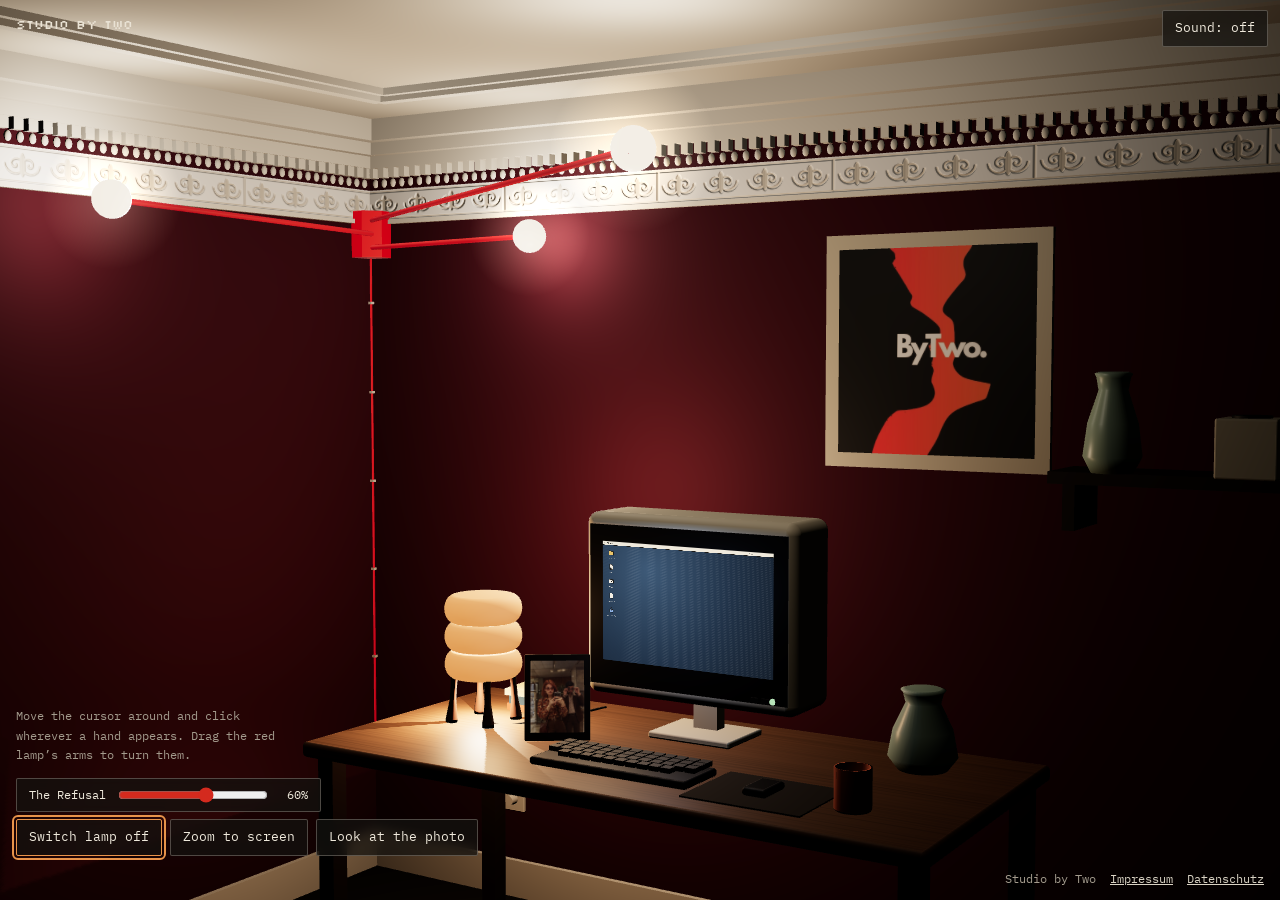
<file: index.html>
<!doctype html>
<html lang="en">
<head>
  <meta charset="utf-8">
  <meta name="viewport" content="width=device-width, initial-scale=1, viewport-fit=cover">
  <title>Studio by Two · Objects and lamps</title>
  <meta name="description" content="Studio by Two is the design studio of Arian Bayati and Paniz Nikkhah. We design objects and lamps.">
  <meta name="robots" content="index, follow">
  <meta name="color-scheme" content="light dark">
  <meta name="theme-color" content="#1d1b18">
  <link rel="canonical" href="https://studiobytwo.github.io/">
  <meta property="og:type" content="website">
  <meta property="og:site_name" content="Studio by Two">
  <meta property="og:title" content="Studio by Two · Objects and lamps">
  <meta property="og:description" content="The design studio of Arian Bayati and Paniz Nikkhah. Objects and lamps.">
  <meta property="og:url" content="https://studiobytwo.github.io/">
  <meta property="og:image" content="https://studiobytwo.github.io/assets/og-image.webp">
  <meta property="og:image:width" content="1200">
  <meta property="og:image:height" content="630">
  <meta name="twitter:card" content="summary_large_image">
  <meta name="twitter:title" content="Studio by Two · Objects and lamps">
  <meta name="twitter:description" content="The design studio of Arian Bayati and Paniz Nikkhah. Objects and lamps.">
  <meta name="twitter:image" content="https://studiobytwo.github.io/assets/og-image.webp">
  <link rel="icon" href="/assets/favicon.svg" type="image/svg+xml">
  <link rel="stylesheet" href="/styles/base.css">
  <link rel="stylesheet" href="/styles/room.css">
  <link rel="stylesheet" href="/styles/os.css">
  <noscript>
    <style>
      #boot, #room-stage, #css-stage, #fallback-host, .hud { display: none !important; }
      .nojs { display: block; }
    </style>
  </noscript>
  <script type="importmap">
    { "imports": { "three": "/vendor/three/three.module.min.js" } }
  </script>
  <script type="module" src="/js/main.js"></script>
</head>
<body data-mode="boot" data-zoom="wide" data-focus="screen">
  <a class="skip-link" href="#site-links">Skip to links</a>

  <!-- Loading screen. Progress is driven by real loading steps (see js/main.js). -->
  <section id="boot" class="boot" aria-label="Loading Studio by Two">
    <div class="boot-inner">
      <p class="boot-title">Studio by Two</p>
      <ul id="boot-log" class="boot-log" aria-live="polite"></ul>
      <p id="boot-status" class="boot-status">Starting…</p>
      <div class="boot-progress" role="progressbar" aria-label="Loading progress" aria-valuemin="0" aria-valuemax="100" aria-valuenow="0">
        <span id="boot-bar"></span>
      </div>
      <button id="boot-skip" class="boot-skip" type="button">Skip</button>
    </div>
  </section>

  <!-- The 3D room (canvas) and the StudioOS screen (CSS 3D layer on top). -->
  <div id="room-stage" class="room-stage"></div>
  <div id="css-stage" class="css-stage"></div>

  <!-- Fallback: phones, no WebGL, or reduced motion. StudioOS fills the screen. -->
  <div id="fallback-host" class="fallback-host"></div>

  <div class="hud">
    <p class="hud-brand">Studio by Two</p>
    <button id="sound-toggle" class="hud-btn" type="button" aria-pressed="false">Sound: off</button>
    <div class="hud-tools">
      <button id="btn-lamp" class="hud-btn" type="button" aria-pressed="true">Switch lamp off</button>
      <button id="btn-monitor" class="hud-btn" type="button">Zoom to screen</button>
      <button id="btn-photo" class="hud-btn" type="button">Look at the photo</button>
    </div>
    <div class="hud-dimmer">
      <label for="dimmer">The Refusal</label>
      <input id="dimmer" type="range" min="0" max="100" step="1" value="60" autocomplete="off" aria-valuetext="60 percent">
      <output id="dimmer-value" for="dimmer">60%</output>
    </div>
    <button id="btn-back" class="hud-btn hud-back" type="button" hidden>← Back to room</button>
    <p id="hint" class="hud-hint">Move the cursor around and click wherever a hand appears. Drag the red lamp’s arms to turn them.</p>
  </div>

  <footer id="site-links" class="site-links">
    <span>Studio by Two</span>
    <a href="/impressum/">Impressum</a>
    <a href="/datenschutz/">Datenschutz</a>
  </footer>

  <noscript>
    <main class="nojs" id="main">
      <h1>Studio by Two</h1>
      <p>Studio by Two is the design studio of Arian Bayati and Paniz Nikkhah. We design objects and lamps.</p>

      <h2>Projects</h2>
      <ul>
        <li>The Refusal, Lighting</li>
        <li>Reallabor Zekiwa Zeitz, 2026, Material research</li>
        <li>Off the Charts with Statista, Video podcast</li>
        <li>Ask Tiago, Social media reels</li>
        <li>Reverse Wood, Material and product design</li>
        <li>The Arniz Oven, Product design</li>
      </ul>

      <h2>About</h2>
      <p>We are not, strictly speaking, a studio. There’s no office and no sign. But we’re two designers who do everything together, and a thing that big deserves a name, so we gave it one.</p>
      <p>We both study design at HFBK Hamburg. At Statista we’re on the podcast production team, and we build stages at U-Need. We design lamps, do sustainable design and make videos.</p>

      <h2>Contact</h2>
      <p>E-mail: <a href="mailto:Studiobytwo@hotmail.com">Studiobytwo@hotmail.com</a> · Hamburg</p>

      <p><a href="/impressum/">Impressum</a> · <a href="/datenschutz/">Datenschutz</a></p>
    </main>
  </noscript>
</body>
</html>
</file>
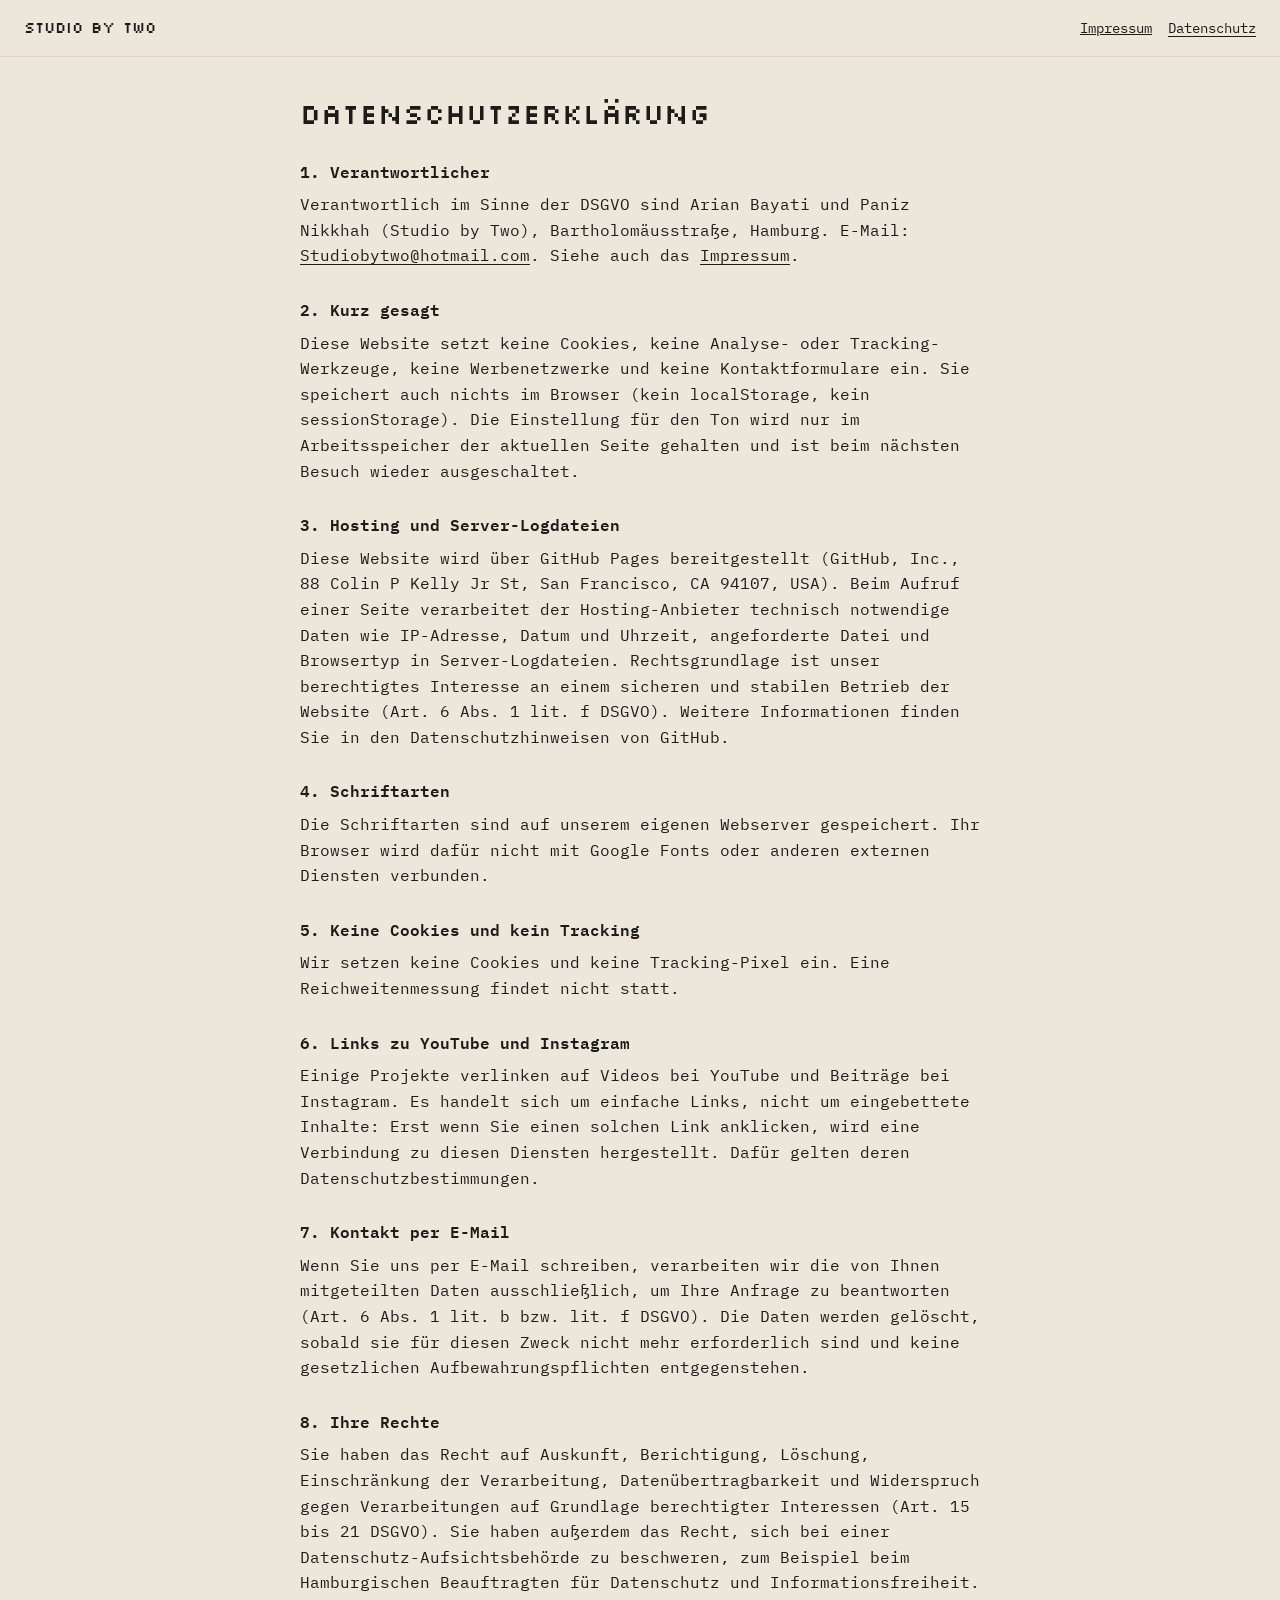
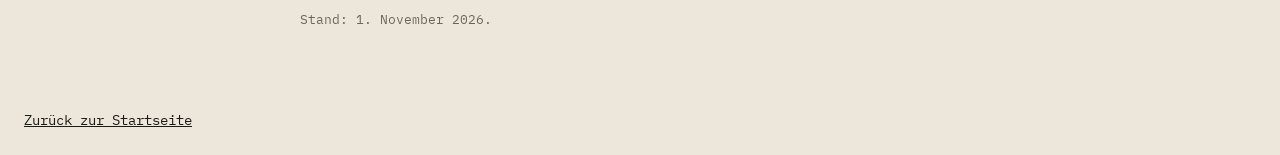
<file: datenschutz/index.html>
<!doctype html>
<html lang="de">
<head>
  <meta charset="utf-8">
  <meta name="viewport" content="width=device-width, initial-scale=1">
  <title>Datenschutz | Studio by Two</title>
  <meta name="description" content="Datenschutzerklärung der Studio by Two. Keine Cookies, kein Tracking.">
  <meta name="robots" content="index, follow">
  <link rel="canonical" href="https://studiobytwo.github.io/datenschutz/">
  <meta property="og:type" content="website">
  <meta property="og:site_name" content="Studio by Two">
  <meta property="og:title" content="Datenschutz | Studio by Two">
  <meta property="og:description" content="Datenschutzerklärung der Studio by Two. Keine Cookies, kein Tracking.">
  <meta property="og:url" content="https://studiobytwo.github.io/datenschutz/">
  <meta property="og:image" content="https://studiobytwo.github.io/assets/og-image.webp">
  <meta name="twitter:card" content="summary_large_image">
  <meta name="theme-color" content="#1d1b18">
  <link rel="icon" href="/assets/favicon.svg" type="image/svg+xml">
  <link rel="stylesheet" href="/styles/base.css">
  <link rel="stylesheet" href="/styles/legal.css">
</head>
<body>
  <header class="legal-head">
    <a class="legal-brand" href="/">Studio by Two</a>
    <nav aria-label="Rechtliches">
      <a href="/impressum/">Impressum</a>
      <a href="/datenschutz/" aria-current="page">Datenschutz</a>
    </nav>
  </header>

  <main class="legal" id="main">
    <h1>Datenschutzerklärung</h1>

    <h2>1. Verantwortlicher</h2>
    <p>
      Verantwortlich im Sinne der DSGVO sind Arian Bayati und Paniz Nikkhah (Studio by Two),
      Bartholomäusstraße, Hamburg. E-Mail: <a href="mailto:Studiobytwo@hotmail.com">Studiobytwo@hotmail.com</a>.
      Siehe auch das <a href="/impressum/">Impressum</a>.
    </p>

    <h2>2. Kurz gesagt</h2>
    <p>
      Diese Website setzt keine Cookies, keine Analyse- oder Tracking-Werkzeuge, keine Werbenetzwerke
      und keine Kontaktformulare ein. Sie speichert auch nichts im Browser (kein localStorage, kein
      sessionStorage). Die Einstellung für den Ton wird nur im Arbeitsspeicher der aktuellen Seite gehalten
      und ist beim nächsten Besuch wieder ausgeschaltet.
    </p>

    <h2>3. Hosting und Server-Logdateien</h2>
    <p>
      Diese Website wird über GitHub Pages bereitgestellt (GitHub, Inc., 88 Colin P Kelly Jr St,
      San Francisco, CA 94107, USA). Beim Aufruf einer Seite verarbeitet der Hosting-Anbieter technisch
      notwendige Daten wie IP-Adresse, Datum und Uhrzeit, angeforderte Datei und Browsertyp in
      Server-Logdateien. Rechtsgrundlage ist unser berechtigtes Interesse an einem sicheren und stabilen
      Betrieb der Website (Art. 6 Abs. 1 lit. f DSGVO). Weitere Informationen finden Sie in den
      Datenschutzhinweisen von GitHub.
    </p>

    <h2>4. Schriftarten</h2>
    <p>
      Die Schriftarten sind auf unserem eigenen Webserver gespeichert. Ihr Browser wird dafür nicht mit
      Google Fonts oder anderen externen Diensten verbunden.
    </p>

    <h2>5. Keine Cookies und kein Tracking</h2>
    <p>
      Wir setzen keine Cookies und keine Tracking-Pixel ein. Eine Reichweitenmessung findet nicht statt.
    </p>

    <h2>6. Links zu YouTube und Instagram</h2>
    <p>
      Einige Projekte verlinken auf Videos bei YouTube und Beiträge bei Instagram. Es handelt sich um
      einfache Links, nicht um eingebettete Inhalte: Erst wenn Sie einen solchen Link anklicken, wird eine
      Verbindung zu diesen Diensten hergestellt. Dafür gelten deren Datenschutzbestimmungen.
    </p>

    <h2>7. Kontakt per E-Mail</h2>
    <p>
      Wenn Sie uns per E-Mail schreiben, verarbeiten wir die von Ihnen mitgeteilten Daten ausschließlich,
      um Ihre Anfrage zu beantworten (Art. 6 Abs. 1 lit. b bzw. lit. f DSGVO). Die Daten werden gelöscht,
      sobald sie für diesen Zweck nicht mehr erforderlich sind und keine gesetzlichen Aufbewahrungspflichten
      entgegenstehen.
    </p>

    <h2>8. Ihre Rechte</h2>
    <p>
      Sie haben das Recht auf Auskunft, Berichtigung, Löschung, Einschränkung der Verarbeitung,
      Datenübertragbarkeit und Widerspruch gegen Verarbeitungen auf Grundlage berechtigter Interessen
      (Art. 15 bis 21 DSGVO). Sie haben außerdem das Recht, sich bei einer Datenschutz-Aufsichtsbehörde
      zu beschweren, zum Beispiel beim Hamburgischen Beauftragten für Datenschutz und Informationsfreiheit.
    </p>

    <p class="legal-note">Stand: 1. November 2026.</p>
  </main>

  <footer class="legal-foot">
    <a href="/">Zurück zur Startseite</a>
  </footer>
</body>
</html>
</file>
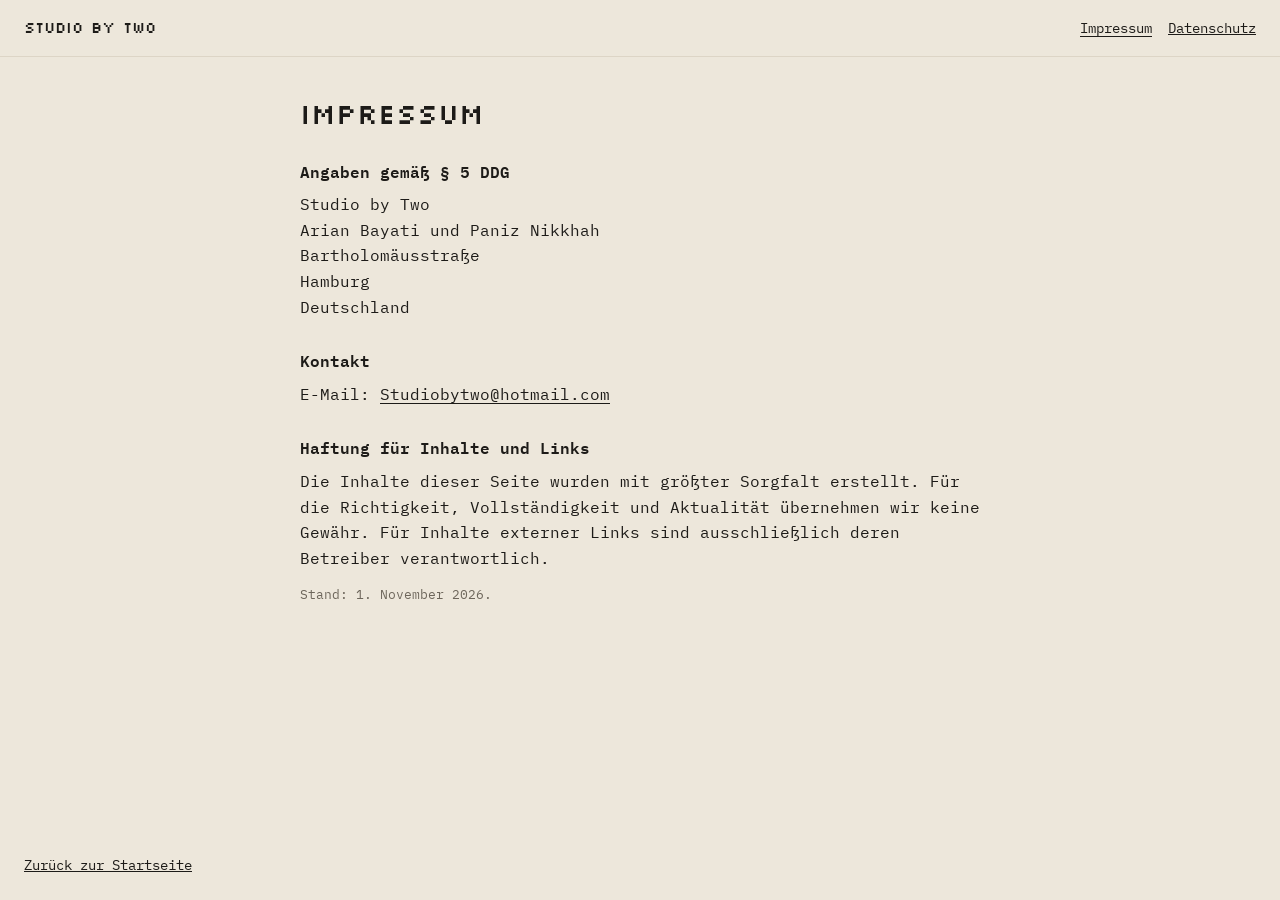
<file: impressum/index.html>
<!doctype html>
<html lang="de">
<head>
  <meta charset="utf-8">
  <meta name="viewport" content="width=device-width, initial-scale=1">
  <title>Impressum | Studio by Two</title>
  <meta name="description" content="Impressum der Studio by Two, Arian Bayati und Paniz Nikkhah.">
  <meta name="robots" content="index, follow">
  <link rel="canonical" href="https://studiobytwo.github.io/impressum/">
  <meta property="og:type" content="website">
  <meta property="og:site_name" content="Studio by Two">
  <meta property="og:title" content="Impressum | Studio by Two">
  <meta property="og:description" content="Impressum der Studio by Two.">
  <meta property="og:url" content="https://studiobytwo.github.io/impressum/">
  <meta property="og:image" content="https://studiobytwo.github.io/assets/og-image.webp">
  <meta name="twitter:card" content="summary_large_image">
  <meta name="theme-color" content="#1d1b18">
  <link rel="icon" href="/assets/favicon.svg" type="image/svg+xml">
  <link rel="stylesheet" href="/styles/base.css">
  <link rel="stylesheet" href="/styles/legal.css">
</head>
<body>
  <header class="legal-head">
    <a class="legal-brand" href="/">Studio by Two</a>
    <nav aria-label="Rechtliches">
      <a href="/impressum/" aria-current="page">Impressum</a>
      <a href="/datenschutz/">Datenschutz</a>
    </nav>
  </header>

  <main class="legal" id="main">
    <h1>Impressum</h1>

    <h2>Angaben gemäß § 5 DDG</h2>
    <p>
      Studio by Two<br>
      Arian Bayati und Paniz Nikkhah<br>
      Bartholomäusstraße<br>
      Hamburg<br>
      Deutschland
    </p>

    <h2>Kontakt</h2>
    <p>
      E-Mail: <a href="mailto:Studiobytwo@hotmail.com">Studiobytwo@hotmail.com</a>
    </p>

    <h2>Haftung für Inhalte und Links</h2>
    <p>
      Die Inhalte dieser Seite wurden mit größter Sorgfalt erstellt. Für die Richtigkeit,
      Vollständigkeit und Aktualität übernehmen wir keine Gewähr. Für Inhalte externer Links
      sind ausschließlich deren Betreiber verantwortlich.
    </p>

    <p class="legal-note">Stand: 1. November 2026.</p>
  </main>

  <footer class="legal-foot">
    <a href="/">Zurück zur Startseite</a>
  </footer>
</body>
</html>
</file>
<file: styles/base.css>
/* Shared tokens and fonts. Loaded by every page. Fonts are self-hosted (no CDN). */

@font-face {
  font-family: "IBM Plex Mono";
  src: url("/vendor/fonts/ibm-plex-mono-latin-400-normal.woff2") format("woff2");
  font-weight: 400;
  font-style: normal;
  font-display: swap;
}

@font-face {
  font-family: "IBM Plex Mono";
  src: url("/vendor/fonts/ibm-plex-mono-latin-600-normal.woff2") format("woff2");
  font-weight: 600;
  font-style: normal;
  font-display: swap;
}

@font-face {
  font-family: "Silkscreen";
  src: url("/vendor/fonts/silkscreen-latin-400-normal.woff2") format("woff2");
  font-weight: 400;
  font-style: normal;
  font-display: swap;
}

@font-face {
  font-family: "Silkscreen";
  src: url("/vendor/fonts/silkscreen-latin-700-normal.woff2") format("woff2");
  font-weight: 700;
  font-style: normal;
  font-display: swap;
}

:root {
  --ink: #1d1b18;
  --paper: #ede7db;
  --paper-deep: #ddd5c6;
  --muted: #6d665b;
  --lamp: #e8934a;
  --glow: #8fb3e6;
  --focus: #e8934a;
  --font-body: "IBM Plex Mono", ui-monospace, Menlo, Consolas, monospace;
  --font-pixel: "Silkscreen", "IBM Plex Mono", monospace;
}

@media (prefers-color-scheme: dark) {
  :root:not([data-theme="light"]) {
    --ink: #ece6da;
    --paper: #171614;
    --paper-deep: #242220;
    --muted: #a39b8d;
  }
}

:root[data-theme="dark"] {
  --ink: #ece6da;
  --paper: #171614;
  --paper-deep: #242220;
  --muted: #a39b8d;
}

*,
*::before,
*::after {
  box-sizing: border-box;
}

[hidden] {
  display: none !important;
}

html,
body {
  margin: 0;
  background: var(--paper);
  color: var(--ink);
  font-family: var(--font-body);
  font-size: 16px;
  line-height: 1.6;
  -webkit-font-smoothing: antialiased;
}

:focus-visible {
  outline: 2px solid var(--focus);
  outline-offset: 2px;
}

.visually-hidden {
  position: absolute !important;
  width: 1px;
  height: 1px;
  overflow: hidden;
  clip: rect(0 0 0 0);
  white-space: nowrap;
}

.ph {
  background: #f2d35c;
  color: #1d1b18;
  padding: 0 0.25em;
  border: 1px dashed #1d1b18;
}
</file>
<file: styles/room.css>
/* Boot screen, 3D stage, HUD. The room is always dark, whatever the OS theme. */

html,
body {
  height: 100%;
  overflow: hidden;
  background: #12110f;
  color: #e9e2d4;
}

/* ---- boot ---------------------------------------------------------------- */

.boot {
  position: fixed;
  inset: 0;
  z-index: 100;
  display: grid;
  place-items: center;
  background: #0e0d0c;
  transition: opacity 0.7s ease;
}

.boot.is-done {
  opacity: 0;
  pointer-events: none;
}

.boot-inner {
  width: min(460px, 88vw);
  padding: 24px;
}

.boot-title {
  margin: 0 0 20px;
  font-family: var(--font-pixel);
  font-size: 22px;
  letter-spacing: 0.04em;
}

.boot-log {
  margin: 0 0 16px;
  padding: 0;
  list-style: none;
  min-height: 9em;
  font-size: 13px;
  line-height: 1.6;
  color: #bdb5a4;
}

.boot-status {
  margin: 0 0 10px;
  font-size: 13px;
  color: #e9e2d4;
}

.boot-progress {
  height: 8px;
  border: 1px solid #e9e2d4;
  overflow: hidden;
}

.boot-progress span {
  display: block;
  height: 100%;
  background: var(--lamp);
  transform: scaleX(0);
  transform-origin: 0 50%;
  transition: transform 0.35s ease;
}

.boot-skip {
  margin-top: 18px;
  font: inherit;
  font-size: 13px;
  color: #e9e2d4;
  background: none;
  border: 1px solid #6d665b;
  padding: 6px 14px;
  cursor: pointer;
}

.boot-skip:hover:not(:disabled) {
  border-color: var(--lamp);
}

.boot-skip:disabled {
  opacity: 0.5;
  cursor: default;
}

/* ---- stages -------------------------------------------------------------- */

.room-stage {
  position: fixed;
  inset: 0;
  background: #12110f;
}

.room-stage canvas {
  display: block;
  width: 100%;
  height: 100%;
}

/* The CSS 3D layer sits on top of the canvas and ignores the pointer,
   so clicks reach the canvas (the monitor and the lamp are picked there). */
.css-stage {
  position: fixed;
  inset: 0;
  pointer-events: none;
  overflow: hidden;
}

/* While the room is in wide view or moving, the screen ignores the pointer.
   Only a zoomed-in screen takes input. */
body[data-mode="room"][data-zoom="wide"] .os,
body[data-mode="room"][data-zoom="moving"] .os {
  pointer-events: none !important;
}

body[data-mode="room"][data-zoom="zoomed"][data-focus="screen"] .os {
  pointer-events: auto !important;
}

body[data-mode="room"][data-zoom="zoomed"][data-focus="photo"] .os {
  pointer-events: none !important;
}

/* Zoomed in, the screen fills the view; the hint would sit on top of it. */
body[data-zoom="zoomed"] .hud-hint,
body[data-zoom="zoomed"] .hud-brand,
body[data-zoom="zoomed"] .hud-tools,
body[data-zoom="zoomed"] .hud-dimmer {
  display: none;
}

/* ---- HUD ----------------------------------------------------------------- */

.hud {
  position: fixed;
  inset: 0;
  z-index: 50;
  pointer-events: none;
}

.hud > * {
  pointer-events: auto;
}

.hud-brand {
  position: absolute;
  top: 14px;
  left: 16px;
  margin: 0;
  font-family: var(--font-pixel);
  font-size: 13px;
  color: #e9e2d4;
}

.hud-hint {
  position: absolute;
  left: 16px;
  bottom: 136px; /* just above the dimmer */
  max-width: 38ch;
  margin: 0;
  font-size: 12px;
  color: #a39b8d;
}

#sound-toggle {
  position: absolute;
  top: 10px;
  right: 12px;
}

.hud-tools {
  position: absolute;
  left: 16px;
  bottom: 44px;
  display: flex;
  gap: 8px;
  flex-wrap: wrap;
}

.hud-dimmer {
  position: absolute;
  left: 16px;
  bottom: 88px;
  display: flex;
  align-items: center;
  gap: 10px;
  padding: 6px 12px;
  font-size: 12px;
  color: #efe9dc;
  background: rgba(20, 18, 16, 0.72);
  border: 1px solid rgba(233, 226, 212, 0.28);
  border-radius: 2px;
  backdrop-filter: blur(6px);
  -webkit-backdrop-filter: blur(6px);
}

.hud-dimmer input {
  width: 150px;
  accent-color: #d42a1e;
  cursor: pointer;
}

.hud-dimmer output {
  min-width: 4ch;
  text-align: right;
  font-variant-numeric: tabular-nums;
}

.hud-back {
  position: absolute;
  left: 16px;
  bottom: 44px;
}

.hud-btn {
  font: inherit;
  font-size: 13px;
  color: #efe9dc;
  background: rgba(20, 18, 16, 0.72);
  border: 1px solid rgba(233, 226, 212, 0.28);
  border-radius: 2px;
  padding: 7px 12px;
  backdrop-filter: blur(6px);
  -webkit-backdrop-filter: blur(6px);
  cursor: pointer;
}

.hud-btn:hover:not(:disabled) {
  border-color: var(--lamp);
}

.hud-btn[aria-pressed="true"] {
  border-color: var(--lamp);
}

.hud-btn:disabled {
  opacity: 0.45;
  cursor: default;
}

.hud-btn:focus-visible {
  outline-color: var(--lamp);
}

.site-links {
  position: fixed;
  right: 16px;
  bottom: 12px;
  z-index: 50;
  display: flex;
  gap: 14px;
  font-size: 12px;
  color: #a39b8d;
}

.site-links a {
  color: #d9d2c3;
}

body[data-mode="boot"] .hud,
body[data-mode="boot"] .site-links {
  opacity: 0;
  pointer-events: none;
}

.hud,
.site-links {
  transition: opacity 0.6s ease;
}

/* ---- skip link ----------------------------------------------------------- */

.skip-link {
  position: fixed;
  top: 8px;
  left: 8px;
  z-index: 200;
  padding: 6px 10px;
  background: #f4efe4;
  color: #1d1b18;
  transform: translateY(-200%);
}

.skip-link:focus {
  transform: none;
}

/* ---- fallback (phones, no WebGL, reduced motion) ------------------------- */

.fallback-host {
  position: fixed;
  inset: 0;
  display: none;
}

body[data-mode="os"] .fallback-host {
  display: block;
}

body[data-mode="os"] .room-stage,
body[data-mode="os"] .css-stage,
body[data-mode="os"] .hud-tools,
body[data-mode="os"] .hud-dimmer,
body[data-mode="os"] .hud-hint,
body[data-mode="os"] .hud-brand,
body[data-mode="os"] #btn-back {
  display: none;
}

body[data-mode="os"] .site-links {
  left: 0;
  right: 0;
  bottom: 0;
  height: 34px;
  align-items: center;
  justify-content: center;
  background: #efe9dc;
  color: #6d665b;
  border-top: 2px solid #1d1b18;
  font-family: var(--font-body);
}

body[data-mode="os"] .site-links a {
  color: #1d1b18;
}

body[data-mode="os"] .site-links span {
  display: none;
}

body[data-mode="os"] #sound-toggle {
  top: 3px;
  right: 8px;
  padding: 3px 8px;
  font-size: 12px;
}

.fallback-error {
  position: absolute;
  left: 16px;
  bottom: 48px;
  margin: 0;
  color: #1d1b18;
  background: #f2d35c;
  padding: 6px 10px;
}

@media (prefers-reduced-motion: reduce) {
  .boot,
  .hud,
  .site-links,
  .boot-progress span {
    transition: none;
  }
}
</file>
<file: styles/os.css>
/* StudioOS: the retro desktop. Fixed 1280 x 800 on the monitor in the room
   (CSS 3D scales it), full screen in fallback mode. Always light, like a
   small paper-and-ink machine. */

.os {
  --os-paper: #f4efe4;
  --os-paper-2: #efe9dc;
  --os-ink: #1d1b18;
  --os-muted: #6d665b;
  --os-lamp: #e8934a;
  --os-yellow: #f2d35c;

  position: relative;
  width: 1280px;
  height: 800px;
  overflow: hidden;
  font-family: var(--font-body);
  font-size: 13px;
  line-height: 1.5;
  color: var(--os-ink);
  background-color: #26394f;
  background-image:
    radial-gradient(rgba(255, 255, 255, 0.07) 1px, transparent 1px),
    radial-gradient(circle at 28% 22%, #3e5a78 0%, #22344a 55%, #151f2c 100%);
  background-size: 4px 4px, 100% 100%;
  text-align: left;
  -webkit-font-smoothing: auto;
}

.os *,
.os *::before,
.os *::after {
  box-sizing: border-box;
}

.os:focus {
  outline: none;
}

.os-fullscreen {
  width: 100vw;
  height: calc(100dvh - 34px);
}

/* ---- menubar ------------------------------------------------------------- */

.os-menubar {
  position: relative;
  z-index: 1000;
  display: flex;
  align-items: center;
  justify-content: space-between;
  height: 26px;
  padding: 0 150px 0 12px;
  background: var(--os-paper-2);
  border-bottom: 2px solid var(--os-ink);
  font-family: var(--font-pixel);
  font-size: 12px;
}

.os-brand {
  letter-spacing: 0.04em;
}

.os-clock {
  font-family: var(--font-body);
  font-size: 12px;
  font-variant-numeric: tabular-nums;
}

/* ---- desktop and icons --------------------------------------------------- */

.os-desktop {
  position: absolute;
  top: 26px;
  right: 0;
  bottom: 0;
  left: 0;
  overflow: hidden;
}

.os-icons {
  position: absolute;
  top: 18px;
  left: 18px;
  display: flex;
  flex-direction: column;
  gap: 10px;
}

.os-icon {
  display: flex;
  flex-direction: column;
  align-items: center;
  gap: 6px;
  width: 96px;
  padding: 8px 4px 6px;
  font: inherit;
  font-size: 12px;
  color: #f4efe4;
  background: none;
  border: 1px dotted transparent;
  cursor: pointer;
}

.os-icon-art svg {
  display: block;
  width: 44px;
  height: 44px;
  filter: drop-shadow(2px 2px 0 rgba(0, 0, 0, 0.35));
}

.os-icon-label {
  padding: 1px 4px;
}

.os-icon.is-selected {
  border-color: var(--os-lamp);
  background: rgba(232, 147, 74, 0.25);
}

.os-icon.is-selected .os-icon-label {
  background: var(--os-ink);
}

.os-icon:focus-visible {
  outline: 2px solid var(--os-lamp);
  outline-offset: 2px;
}

/* ---- windows ------------------------------------------------------------- */

.os-window {
  position: absolute;
  display: flex;
  flex-direction: column;
  min-width: 240px;
  max-height: calc(100% - 52px);
  background: var(--os-paper);
  border: 2px solid var(--os-ink);
  box-shadow: 6px 6px 0 rgba(10, 10, 10, 0.55);
  outline: none;
  animation: os-open 0.14s ease-out;
}

.os-window:not(.is-active) {
  box-shadow: 4px 4px 0 rgba(10, 10, 10, 0.35);
}

.os-window:not(.is-active) .os-titlebar {
  opacity: 0.7;
}

@keyframes os-open {
  from {
    transform: scale(0.97);
    opacity: 0;
  }
  to {
    transform: none;
    opacity: 1;
  }
}

.os-titlebar {
  display: flex;
  align-items: center;
  gap: 8px;
  height: 28px;
  padding: 0 6px;
  background: repeating-linear-gradient(0deg, var(--os-ink) 0 1px, var(--os-paper) 1px 3px);
  border-bottom: 2px solid var(--os-ink);
  cursor: grab;
  touch-action: none;
  user-select: none;
}

.os-window.is-dragging .os-titlebar {
  cursor: grabbing;
}

.os-title {
  flex: 1;
  min-width: 0;
  margin: 0 auto;
  padding: 0 8px;
  overflow: hidden;
  white-space: nowrap;
  text-overflow: ellipsis;
  background: var(--os-paper);
  font-family: var(--font-pixel);
  font-size: 12px;
  font-weight: 400;
  line-height: 20px;
  text-align: center;
}

.os-close {
  flex: 0 0 auto;
  width: 20px;
  height: 20px;
  padding: 0;
  font: 16px/16px var(--font-body);
  color: var(--os-ink);
  background: var(--os-paper);
  border: 1px solid var(--os-ink);
  cursor: pointer;
}

.os-close:hover {
  background: var(--os-yellow);
}

.os-close:focus-visible,
.os-btn:focus-visible,
.os-row:focus-visible,
.os-thumb:focus-visible {
  outline: 2px solid var(--os-lamp);
  outline-offset: 2px;
}

.os-body {
  flex: 1;
  min-height: 0;
  overflow: auto;
  padding: 16px 18px 18px;
  -webkit-overflow-scrolling: touch;
}

.os-status {
  margin: 0;
  color: var(--os-muted);
}

.os-meta {
  margin: 0 0 12px;
  font-size: 12px;
  color: var(--os-muted);
}

.os-text p,
.os-article p {
  margin: 0 0 0.9em;
  max-width: 64ch;
  overflow-wrap: anywhere;
}

.os-text a {
  color: var(--os-ink);
  text-underline-offset: 2px;
}

/* ---- projects list ------------------------------------------------------- */

.os-list {
  display: grid;
  gap: 8px;
  margin: 0;
  padding: 0;
  list-style: none;
}

.os-group h3 {
  margin: 10px 0 0;
  font-family: var(--font-pixel);
  font-size: 12px;
  font-weight: 400;
  color: var(--os-muted);
}

.os-group:first-child h3 {
  margin-top: 0;
}

.os-row {
  display: flex;
  align-items: center;
  gap: 12px;
  width: 100%;
  padding: 8px;
  font: inherit;
  text-align: left;
  color: var(--os-ink);
  background: #fffaf0;
  border: 1px solid var(--os-ink);
  cursor: pointer;
}

.os-row:hover {
  background: var(--os-yellow);
}

.os-thumb-img {
  flex: 0 0 auto;
  width: 120px;
  height: 90px;
  object-fit: cover;
  border: 1px solid var(--os-ink);
  background: #ddd5c6;
}

.os-row-text {
  display: flex;
  flex-direction: column;
  gap: 2px;
  min-width: 0;
}

.os-row-text strong {
  font-weight: 600;
}

/* ---- project and gallery ------------------------------------------------- */

.os-stage {
  position: relative;
  aspect-ratio: 4 / 3;
  background: var(--os-ink);
  border: 1px solid var(--os-ink);
}

/* Absolutely placed so a tall photo cannot stretch the 4:3 stage. */
.os-photo {
  position: absolute;
  inset: 0;
  display: block;
  width: 100%;
  height: 100%;
  object-fit: contain;
}

.os-gallery:focus-visible {
  outline: 2px solid var(--os-lamp);
  outline-offset: 2px;
}

.os-gallery {
  margin: 0 0 12px;
  padding: 0;
}

.os-caption {
  margin: 8px 0 0;
  font-size: 12px;
  color: var(--os-ink);
}

.os-text h3 {
  margin: 1.4em 0 0.5em;
  font-family: var(--font-pixel);
  font-size: 12px;
  font-weight: 400;
  letter-spacing: 0.03em;
}

.os-text h3:first-child {
  margin-top: 0;
}

.os-gallery-bar {
  display: flex;
  align-items: center;
  justify-content: space-between;
  gap: 8px;
  margin: 8px 0;
}

.os-count {
  font-size: 12px;
  color: var(--os-muted);
  font-variant-numeric: tabular-nums;
}

.os-btn {
  font: inherit;
  font-size: 12px;
  padding: 4px 10px;
  color: var(--os-ink);
  background: var(--os-paper);
  border: 1px solid var(--os-ink);
  cursor: pointer;
}

.os-btn:hover {
  background: var(--os-yellow);
}

.os-thumbs {
  display: flex;
  gap: 6px;
  padding: 2px 0 6px;
  overflow-x: auto;
}

.os-thumb {
  flex: 0 0 auto;
  padding: 0;
  background: none;
  border: 2px solid transparent;
  cursor: pointer;
}

.os-thumb[aria-current="true"] {
  border-color: var(--os-lamp);
}

.os-thumb img {
  display: block;
  width: 64px;
  height: 48px;
  object-fit: cover;
}

/* ---- legal pages inside windows ------------------------------------------ */

.os-doc h2 {
  margin: 1.1em 0 0.4em;
  font-size: 14px;
  font-weight: 600;
}

.os-doc p {
  margin: 0 0 0.8em;
}

.os-doc a {
  color: var(--os-ink);
  text-decoration-thickness: 1px;
  text-underline-offset: 2px;
}

.os-doc .legal-note {
  color: var(--os-muted);
  font-size: 12px;
}

.os-doc .ph {
  background: var(--os-yellow);
  color: var(--os-ink);
  padding: 0 0.25em;
  border: 1px dashed var(--os-ink);
}

/* ---- phones and full-screen fallback ------------------------------------- */

.os-fullscreen .os-icons {
  top: 14px;
  right: 14px;
  left: 14px;
  display: grid;
  grid-template-columns: repeat(auto-fill, minmax(96px, 1fr));
  gap: 6px;
}

.os-fullscreen .os-desktop {
  top: 26px;
}

@media (max-width: 767px) {
  .os-fullscreen .os-icons {
    grid-template-columns: repeat(2, 1fr);
  }

  .os-menubar {
    padding-right: 110px;
  }

  /* Windows become full-screen sheets on phones; dragging is off. */
  .os-window {
    top: 0 !important;
    left: 0 !important;
    width: 100% !important;
    height: 100%;
    max-height: none;
    box-shadow: none;
    border-width: 0;
  }

  .os-titlebar {
    cursor: default;
  }

  .os-body {
    padding: 14px 16px 28px;
  }

  .os-thumb-img {
    width: 96px;
    height: 72px;
  }
}

@media (prefers-reduced-motion: reduce) {
  .os-window {
    animation: none;
  }
}
</file>
<file: styles/legal.css>
/* Standalone legal pages (/impressum/, /datenschutz/). Plain, readable, no JS needed. */

html,
body {
  min-height: 100%;
}

body {
  display: flex;
  flex-direction: column;
  min-height: 100vh;
}

.legal-head {
  display: flex;
  flex-wrap: wrap;
  align-items: center;
  justify-content: space-between;
  gap: 12px;
  padding: 16px 24px;
  border-bottom: 1px solid var(--paper-deep);
}

.legal-brand {
  font-family: var(--font-pixel);
  font-size: 15px;
  color: var(--ink);
  text-decoration: none;
}

.legal-head nav {
  display: flex;
  gap: 16px;
  font-size: 14px;
}

.legal-head a {
  color: var(--ink);
}

.legal-head a[aria-current="page"] {
  text-decoration: underline;
  text-underline-offset: 3px;
}

.legal {
  flex: 1;
  width: min(68ch, calc(100% - 32px));
  margin: 0 auto;
  padding: 40px 0 48px;
}

.legal h1 {
  margin: 0 0 24px;
  font-family: var(--font-pixel);
  font-size: 28px;
  font-weight: 400;
  line-height: 1.2;
}

.legal h2 {
  margin: 28px 0 8px;
  font-size: 16px;
  font-weight: 600;
}

.legal p {
  margin: 0 0 14px;
}

.legal a {
  color: var(--ink);
  text-underline-offset: 3px;
}

.legal-note {
  margin-top: 32px;
  font-size: 13px;
  color: var(--muted);
}

.legal-foot {
  padding: 16px 24px 24px;
  font-size: 14px;
}

.legal-foot a {
  color: var(--ink);
}
</file>
